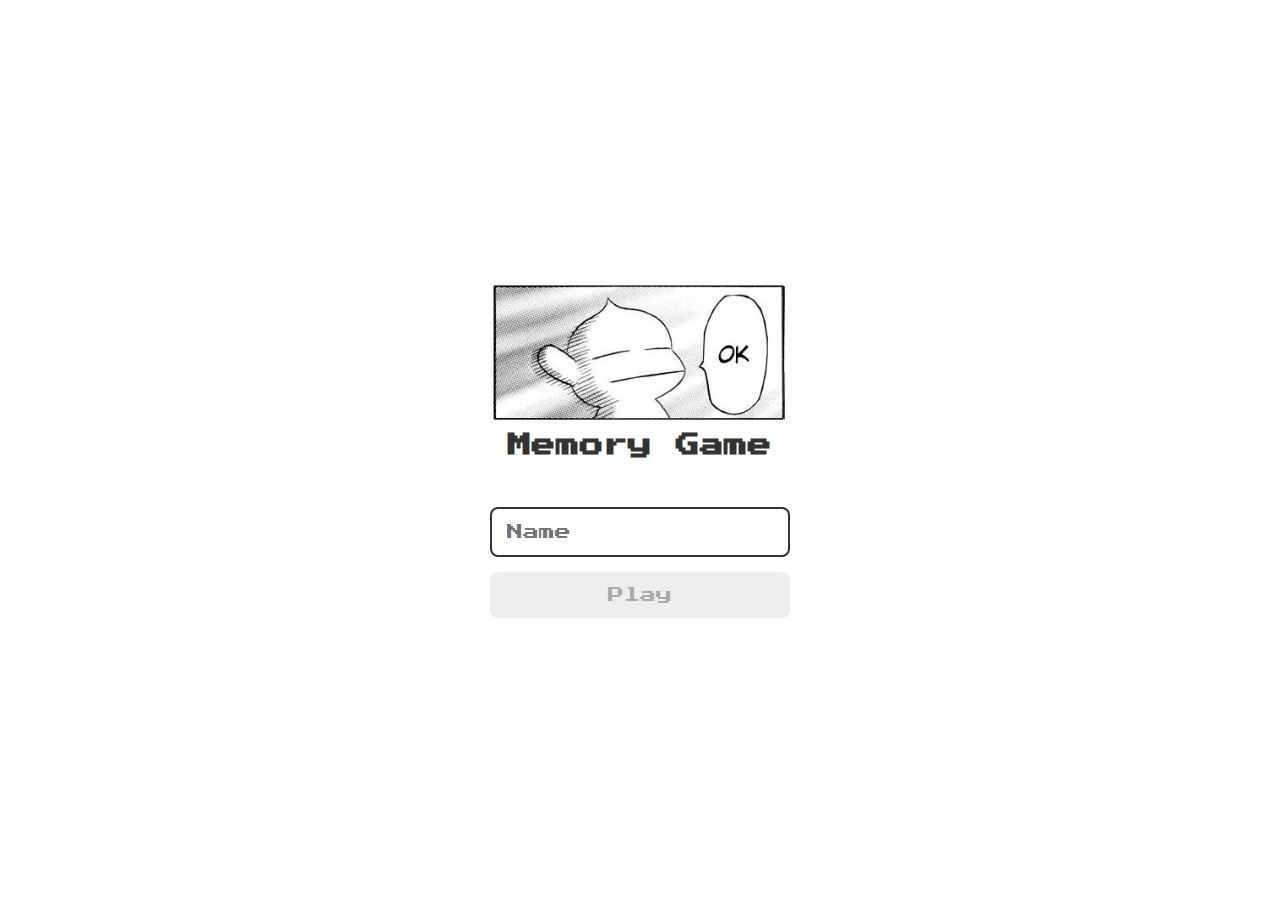
<file: index.html>
<!DOCTYPE html>
<html lang="en">
<head>
    <meta charset="UTF-8">
    <meta name="viewport" content="width=device-width, initial-scale=1.0">
   
    <link rel="stylesheet" href="./css/reset.css">
    <link rel="stylesheet" href="./css/login.css">
   
    <script defer src="./js/login.js"></script>

    <title>Memory Game | Login</title>
</head>
<body>

    <form class="login_form">
        <!-- cabeçalho do login -->
        <div class="login_header">
            <img src="./img/puck.jpg" alt="puck icon">   
            <h1>Memory Game</h1>         
        </div>

        <input type="text" placeholder="Name" class="login_input">
        <button type="submit" class="login_button" disabled>Play</buttton>

    </form>

</body>
</html>
</file>
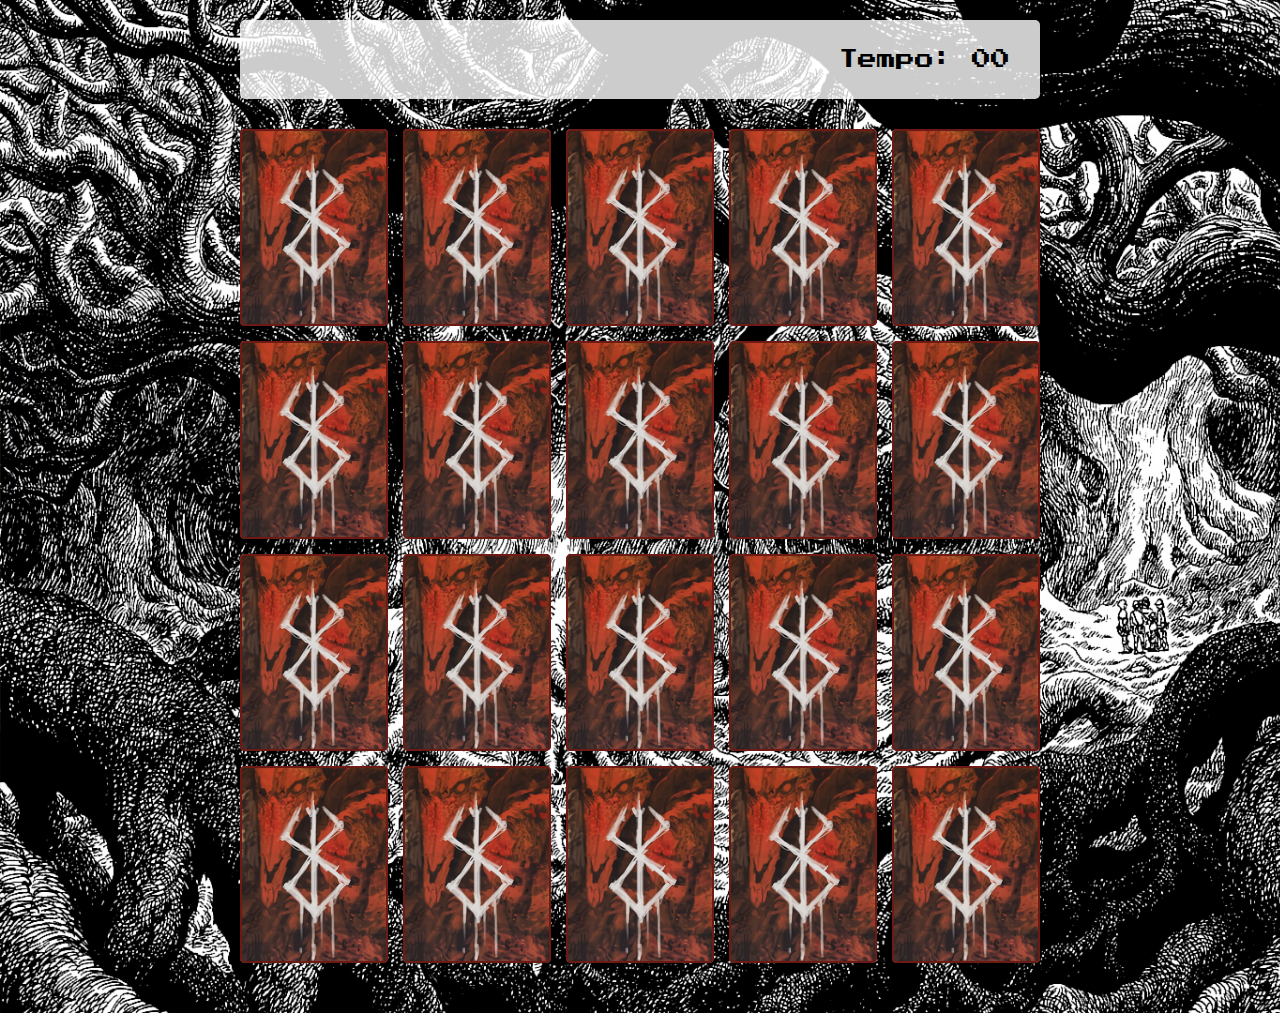
<file: pages/game.html>
<!DOCTYPE html>
<html lang="en">
<head>
    <meta charset="UTF-8">
    <meta name="viewport" content="width=device-width, initial-scale=1.0">
    
    <link rel="stylesheet" href="../css/reset.css">
    <link rel="stylesheet" href="../css/game.css">
    
    <script defer src="../js/game.js"></script>

    <title>Memory Game</title>
</head>
<body>

    <main>
        <header>
            <span class="player"></span>
            <span>Tempo: <span class="timer">00</span></span>
        </header>

        <div class="grid"></div>
    </main>

</body>
</html>
</file>
<file: css/login.css>
.login_form{
    display: flex;
    flex-direction: column;
    align-items: center;
    height: 100vh;
    justify-content: center;
}

.login_header{
    display: flex;
    align-items: center;
    flex-direction: column;
    justify-content: center;
    margin-bottom: 50px;
}

.login_header img{
    width: 300px;
}

.login_header h1{
    margin-top: 10px;
    color: #333;
    font-size: 1.5em;
}

.login_input{
    border: 2px solid #333;
    border-radius: 8px;
    color: #333;
    font-size: 1em;
    margin-bottom: 15px;
    max-width: 300px;
    width: 100%;
    outline: none;
    padding: 15px;
}

.login_button:disabled{
    background-color: #eee;
    color: #aaa;
    cursor: auto;
}

.login_button{
    background-color: #ee665c;
    padding: 15px;
    border-radius: 8px;
    color: white;
    cursor: pointer;
    font-size: 1em;
    max-width: 300px;
    width: 100%;
}
</file>
<file: css/game.css>
main{
    display: flex;
    flex-direction: column;
    width: 100%;
    background-image: url(../img/bg.jpg);
    background-size: cover;
    min-height: 100vh;
    align-items: center;
    justify-content: center;
    padding: 20px 20px 50px;
}

header{
    display: flex;
    align-items: center;
    justify-content: space-between;
    width: 100%;
    max-width: 800px;
    background-color: rgba(255,255,255,0.8);
    padding: 30px;
    margin: 0 0 30px;
    border-radius: 5px;
    font-size: 1.2em;
}

.grid {
    display: grid;
    grid-template-columns: repeat(5, 1fr);
    gap: 15px;
    width: 100%;
    max-width: 800px;
    margin: 0 auto;
}

.card{
    /* porporção de uma carta */
    aspect-ratio: 3/4;
    width: 100%;
    border-radius: 5px;
    /* para a face respeitar as proporções da carta */
    position: relative;
    /* tempo suave para a rotação no efeito hover de 180deg */
    transition: all 400ms ease;
    transform-style: preserve-3d;
    background-color: #ccc;
}

.face {
    width: 100%;
    height: 100%;
    /* pra ficar uma carta em cima da outra */
    position: absolute;
    background-size: cover;
    background-position: center;
    border: 2px solid #6d1a14;
    border-radius: 5px;
    transition: all 400ms ease;
  }

.front {
    transform: rotateY(180deg);
}

.back {
    background-image: url('../img/back.png');
    /* escondendo a parte de trás */
    backface-visibility: hidden;
}

.reveal-card{
    transform: rotateY(180deg);
}

.disabled-card{
    filter: saturate(0);
    opacity: 0.5;
}
</file>
